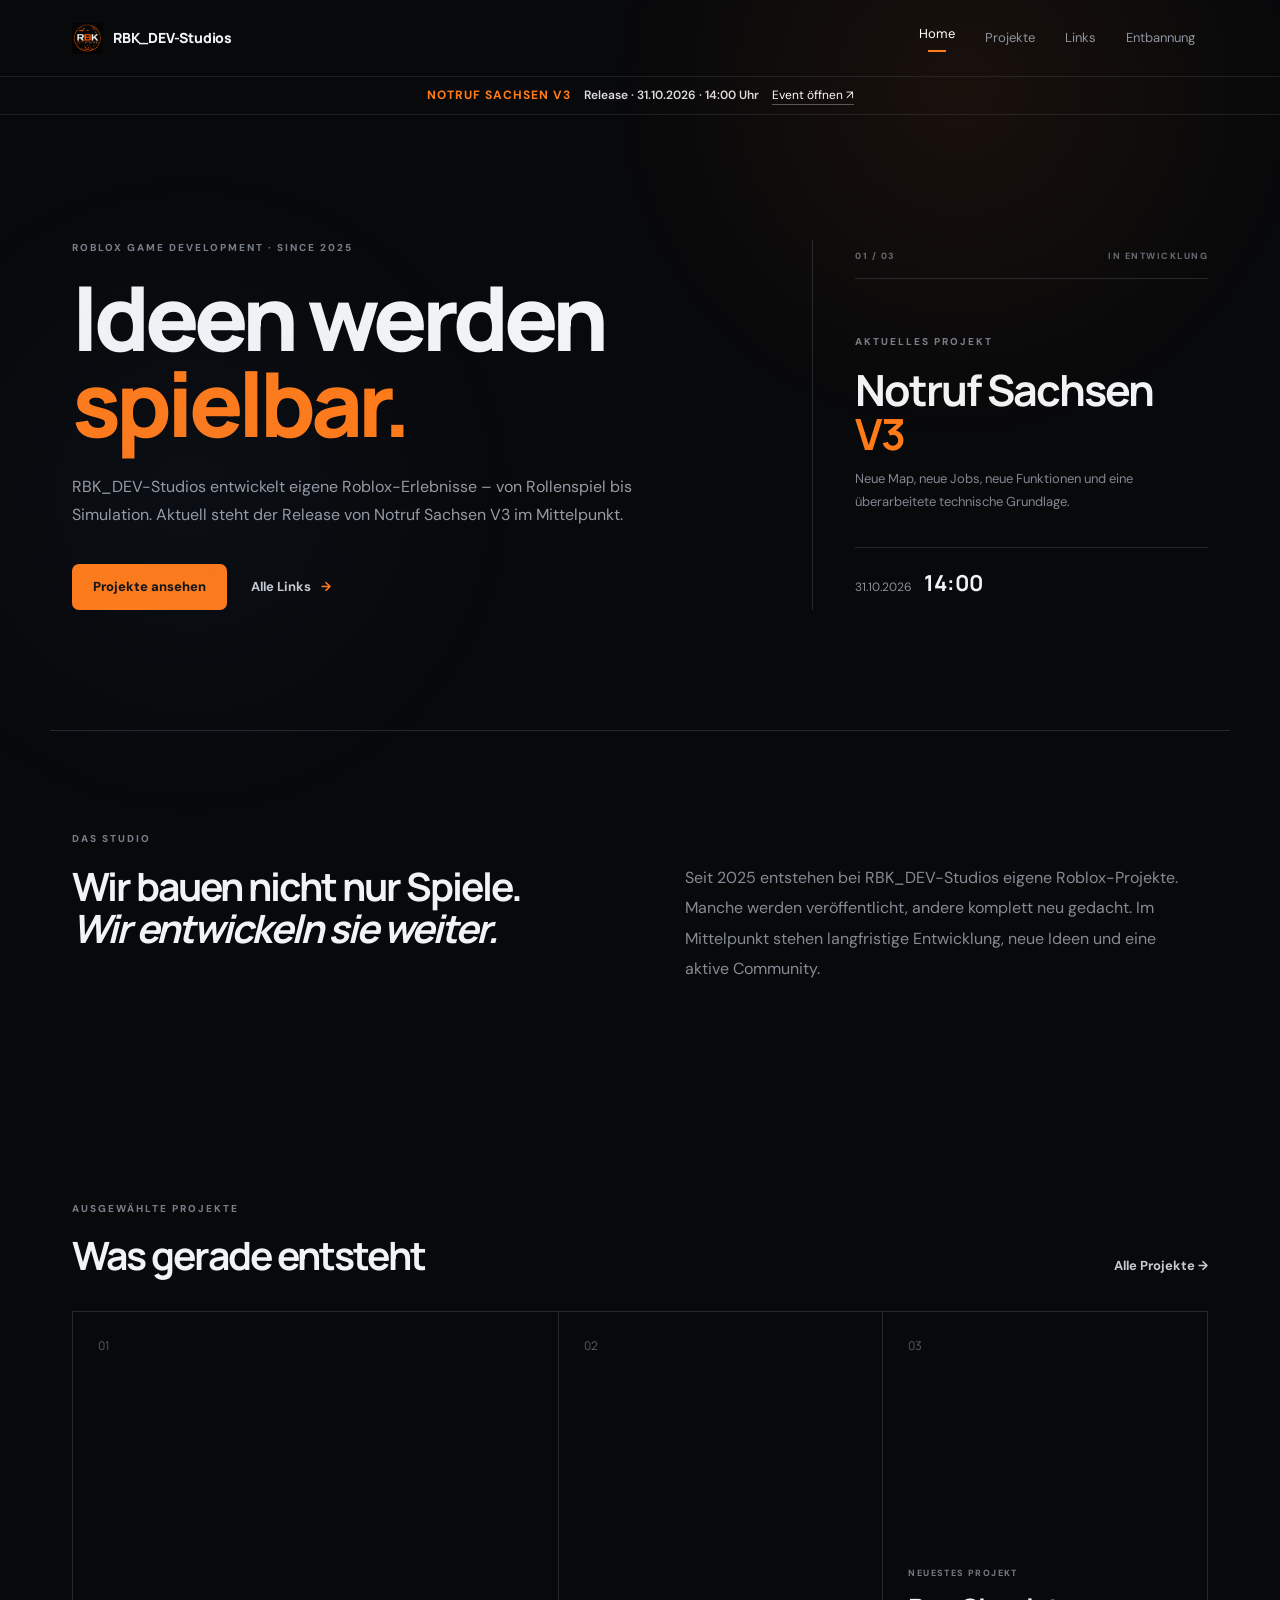
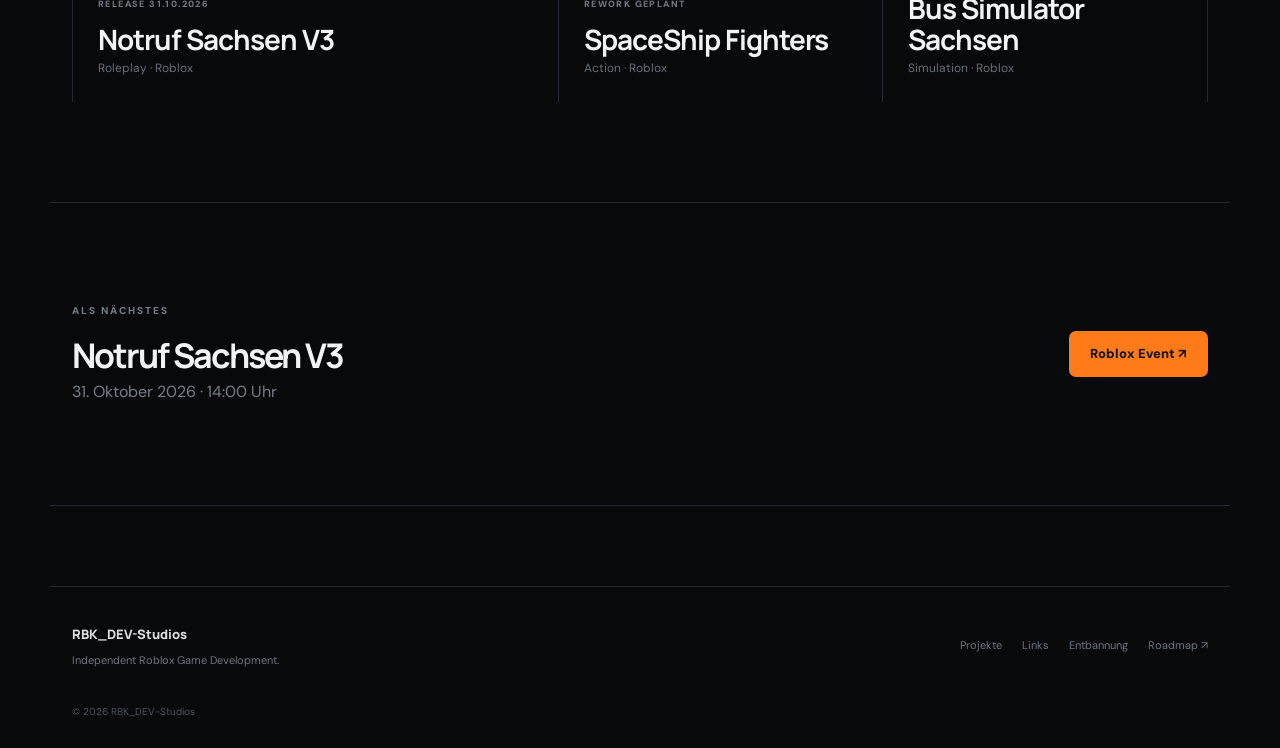
<file: index.html>
<!DOCTYPE html>
<html lang="de">
<head>
<meta charset="UTF-8">
<meta name="viewport" content="width=device-width, initial-scale=1.0">
<meta name="description" content="RBK_DEV-Studios – unabhängige Roblox-Spieleentwicklung.">
<title>RBK_DEV-Studios — Game Development</title>
<link rel="icon" href="images/logo.png">
<link rel="stylesheet" href="style.css">
</head>
<body>
<header class="site-header">
  <a class="brand" href="index.html"><img src="images/logo.png" alt="RBK_DEV-Studios"><span>RBK_DEV-Studios</span></a>
  <button class="nav-toggle" aria-label="Menü öffnen" aria-expanded="false">☰</button>
  <nav class="nav">
    <a class="active" href="index.html">Home</a>
    <a href="spiele.html">Projekte</a>
    <a href="linktree.html">Links</a>
    <a href="entbannung.html">Entbannung</a>
  </nav>
</header>

<div class="notice"><span>NOTRUF SACHSEN V3</span><strong>Release · 31.10.2026 · 14:00 Uhr</strong><a href="https://www.roblox.com/de/events/1523986473966240425" target="_blank" rel="noopener">Event öffnen ↗</a></div>

<main>
<section class="hero hero-home">
  <div class="hero-copy">
    <p class="eyebrow">ROBLOX GAME DEVELOPMENT · SINCE 2025</p>
    <h1>Ideen werden<br><em>spielbar.</em></h1>
    <p class="lead">RBK_DEV-Studios entwickelt eigene Roblox-Erlebnisse – von Rollenspiel bis Simulation. Aktuell steht der Release von Notruf Sachsen V3 im Mittelpunkt.</p>
    <div class="actions"><a class="btn btn-primary" href="spiele.html">Projekte ansehen</a><a class="text-link" href="linktree.html">Alle Links <span>→</span></a></div>
  </div>
  <div class="hero-feature">
    <div class="feature-meta"><span>01 / 03</span><span>IN ENTWICKLUNG</span></div>
    <div class="feature-line"></div>
    <p class="eyebrow">AKTUELLES PROJEKT</p>
    <h2>Notruf Sachsen<br><em>V3</em></h2>
    <p>Neue Map, neue Jobs, neue Funktionen und eine überarbeitete technische Grundlage.</p>
    <div class="release-date"><span>31.10.2026</span><strong>14:00</strong></div>
  </div>
</section>

<section class="section intro-grid">
  <div><p class="eyebrow">DAS STUDIO</p><h2>Wir bauen nicht nur Spiele.<br><em>Wir entwickeln sie weiter.</em></h2></div>
  <p class="section-copy">Seit 2025 entstehen bei RBK_DEV-Studios eigene Roblox-Projekte. Manche werden veröffentlicht, andere komplett neu gedacht. Im Mittelpunkt stehen langfristige Entwicklung, neue Ideen und eine aktive Community.</p>
</section>

<section class="section projects-preview">
  <div class="section-top"><div><p class="eyebrow">AUSGEWÄHLTE PROJEKTE</p><h2>Was gerade entsteht</h2></div><a class="text-link" href="spiele.html">Alle Projekte →</a></div>
  <div class="project-row">
    <a class="project project-main" href="notruf-sachsen.html"><div class="project-number">01</div><div class="project-bottom"><span>RELEASE 31.10.2026</span><h3>Notruf Sachsen V3</h3><p>Roleplay · Roblox</p></div></a>
    <a class="project" href="spaceship-fighters.html"><div class="project-number">02</div><div class="project-bottom"><span>REWORK GEPLANT</span><h3>SpaceShip Fighters</h3><p>Action · Roblox</p></div></a>
    <div class="project"><div class="project-number">03</div><div class="project-bottom"><span>NEUESTES PROJEKT</span><h3>Bus Simulator Sachsen</h3><p>Simulation · Roblox</p></div></div>
  </div>
</section>

<section class="section release-strip">
  <div><p class="eyebrow">ALS NÄCHSTES</p><h2>Notruf Sachsen V3</h2><p>31. Oktober 2026 · 14:00 Uhr</p></div>
  <a class="btn btn-primary" href="https://www.roblox.com/de/events/1523986473966240425" target="_blank" rel="noopener">Roblox Event ↗</a>
</section>
</main>

<footer class="footer"><div><span class="footer-brand">RBK_DEV-Studios</span><p>Independent Roblox Game Development.</p></div><div class="footer-nav"><a href="spiele.html">Projekte</a><a href="linktree.html">Links</a><a href="entbannung.html">Entbannung</a><a href="https://trello.com/b/Y2q3N1MP" target="_blank" rel="noopener">Roadmap ↗</a></div><small>© 2026 RBK_DEV-Studios</small></footer>
<script src="script.js"></script>
</body>
</html>
</file>
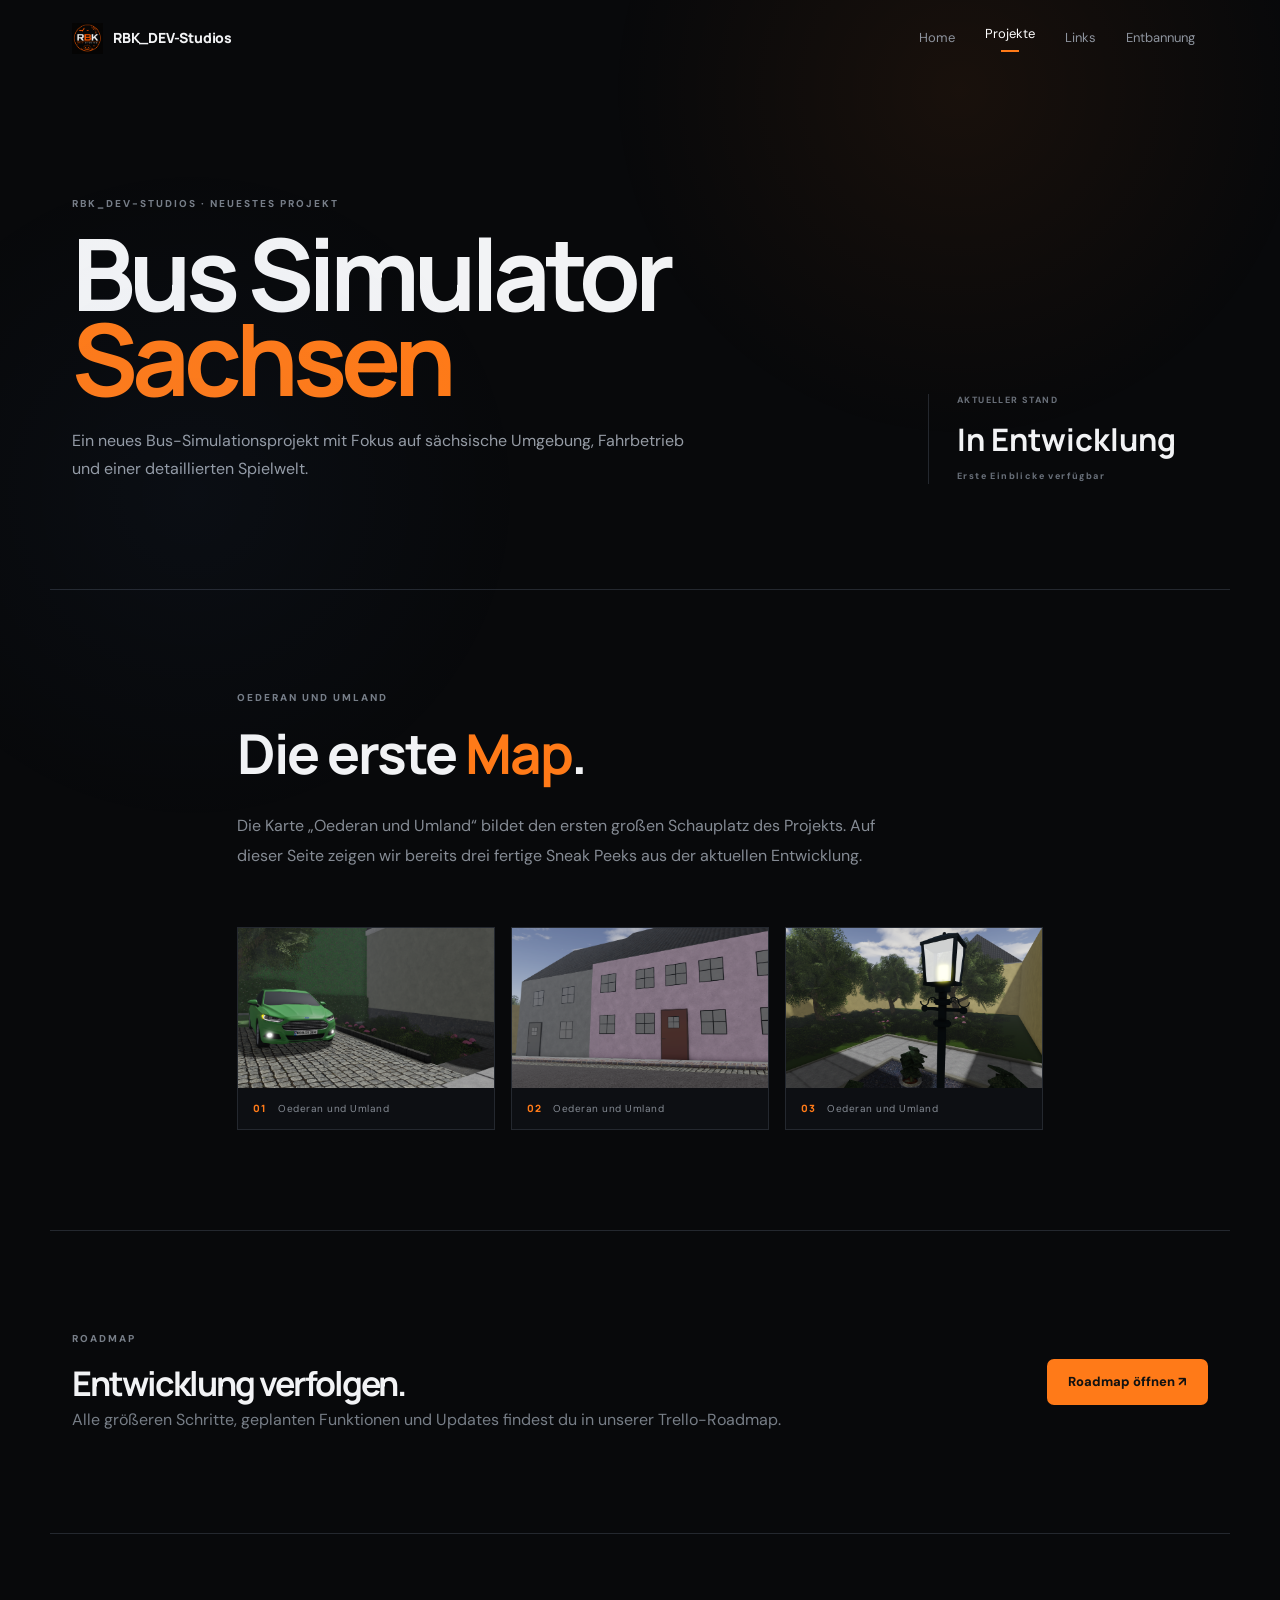
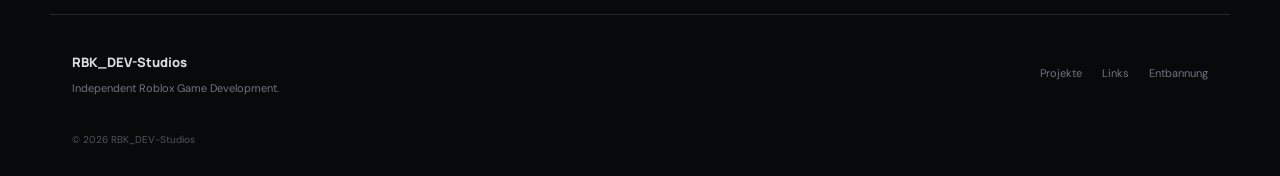
<file: bus-simulator-sachsen.html>
<!DOCTYPE html>
<html lang="de">
<head>
<meta charset="UTF-8">
<meta name="viewport" content="width=device-width, initial-scale=1.0">
<title>Bus Simulator Sachsen — RBK_DEV-Studios</title>
<link rel="icon" href="images/logo.png">
<link rel="stylesheet" href="style.css">
</head>
<body>
<header class="site-header">
<a class="brand" href="index.html"><img src="images/logo.png" alt="RBK_DEV-Studios"><span>RBK_DEV-Studios</span></a>
<button class="nav-toggle" aria-label="Menü öffnen" aria-expanded="false">☰</button>
<nav class="nav"><a href="index.html">Home</a><a class="active" href="spiele.html">Projekte</a><a href="linktree.html">Links</a><a href="entbannung.html">Entbannung</a></nav>
</header>
<main>
<section class="game-hero">
<div><p class="eyebrow">RBK_DEV-STUDIOS · NEUESTES PROJEKT</p><h1>Bus Simulator <em>Sachsen</em></h1><p class="lead">Ein neues Bus-Simulationsprojekt mit Fokus auf sächsische Umgebung, Fahrbetrieb und einer detaillierten Spielwelt.</p></div>
<div class="game-stat"><span>AKTUELLER STAND</span><strong>In Entwicklung</strong><small>Erste Einblicke verfügbar</small></div>
</section>
<section class="section editorial">
<p class="eyebrow">OEDERAN UND UMLAND</p>
<h2>Die erste <em>Map</em>.</h2>
<p>Die Karte „Oederan und Umland“ bildet den ersten großen Schauplatz des Projekts. Auf dieser Seite zeigen wir bereits drei fertige Sneak Peeks aus der aktuellen Entwicklung.</p>
<div class="sneak-grid">
<figure><img src="images/SneakPeek1.png" alt="Sneak Peek 1 — Oederan und Umland" loading="lazy"><figcaption><span>01</span> Oederan und Umland</figcaption></figure>
<figure><img src="images/SneakPeek2.png" alt="Sneak Peek 2 — Oederan und Umland" loading="lazy"><figcaption><span>02</span> Oederan und Umland</figcaption></figure>
<figure><img src="images/SneakPeek3.png" alt="Sneak Peek 3 — Oederan und Umland" loading="lazy"><figcaption><span>03</span> Oederan und Umland</figcaption></figure>
</div>
</section>
<section class="section release-strip">
<div><p class="eyebrow">ROADMAP</p><h2>Entwicklung verfolgen.</h2><p>Alle größeren Schritte, geplanten Funktionen und Updates findest du in unserer Trello-Roadmap.</p></div>
<a class="btn btn-primary" href="https://trello.com/b/VL4vZSLg" target="_blank" rel="noopener noreferrer">Roadmap öffnen ↗</a>
</section>
</main>
<footer class="footer"><div><span class="footer-brand">RBK_DEV-Studios</span><p>Independent Roblox Game Development.</p></div><div class="footer-nav"><a href="spiele.html">Projekte</a><a href="linktree.html">Links</a><a href="entbannung.html">Entbannung</a></div><small>© 2026 RBK_DEV-Studios</small></footer>
<script src="script.js"></script>
</body>
</html>
</file>
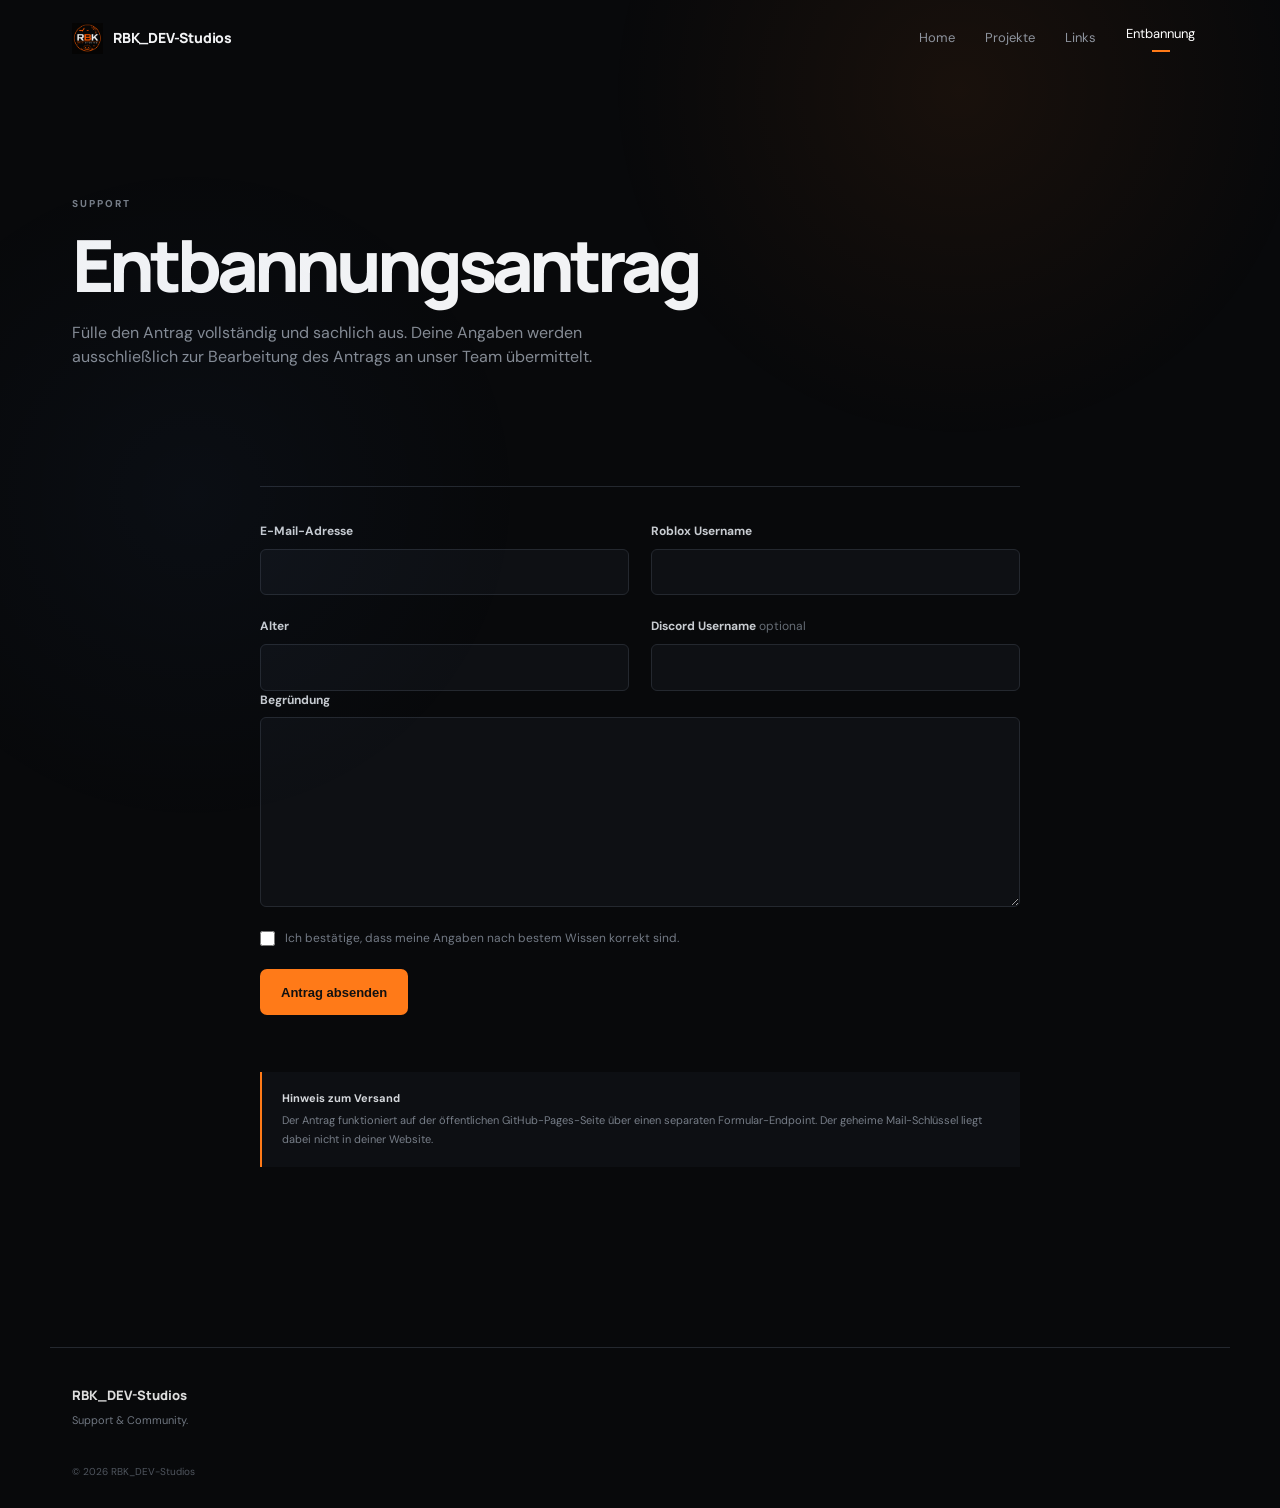
<file: entbannung.html>
<!DOCTYPE html>
<html lang="de">
<head>
<meta charset="UTF-8">
<meta name="viewport" content="width=device-width, initial-scale=1.0">
<title>Entbannungsantrag — RBK_DEV-Studios</title>
<link rel="icon" href="images/logo.png">
<link rel="stylesheet" href="style.css">
</head>
<body>
<header class="site-header"><a class="brand" href="index.html"><img src="images/logo.png" alt="RBK_DEV-Studios"><span>RBK_DEV-Studios</span></a><button class="nav-toggle" aria-label="Menü öffnen" aria-expanded="false">☰</button><nav class="nav"><a href="index.html">Home</a><a href="spiele.html">Projekte</a><a href="linktree.html">Links</a><a class="active" href="entbannung.html">Entbannung</a></nav></header>
<main><section class="page-hero"><p class="eyebrow">SUPPORT</p><h1>Entbannungsantrag</h1><p>Fülle den Antrag vollständig und sachlich aus. Deine Angaben werden ausschließlich zur Bearbeitung des Antrags an unser Team übermittelt.</p></section>
<section class="section form-wrap"><form id="unbanForm" class="unban-form">
<div class="form-grid"><label>E-Mail-Adresse<input type="email" name="email" autocomplete="email" required></label><label>Roblox Username<input type="text" name="username" maxlength="30" required></label><label>Alter<input type="number" name="age" min="13" max="100" required></label><label>Discord Username <span class="optional">optional</span><input type="text" name="discord" maxlength="50"></label></div>
<label>Begründung<textarea name="reason" minlength="20" maxlength="3000" required></textarea></label>
<label class="check"><input type="checkbox" name="confirm" value="yes" required><span>Ich bestätige, dass meine Angaben nach bestem Wissen korrekt sind.</span></label>
<button class="btn btn-primary" type="submit" id="submitBtn">Antrag absenden</button><p class="form-status" id="formStatus" role="status"></p>
</form>
<div class="form-note"><strong>Hinweis zum Versand</strong><p>Der Antrag funktioniert auf der öffentlichen GitHub-Pages-Seite über einen separaten Formular-Endpoint. Der geheime Mail-Schlüssel liegt dabei nicht in deiner Website.</p></div>
</section></main>
<footer class="footer"><div><span class="footer-brand">RBK_DEV-Studios</span><p>Support & Community.</p></div><small>© 2026 RBK_DEV-Studios</small></footer><script src="script.js"></script></body></html>
</file>
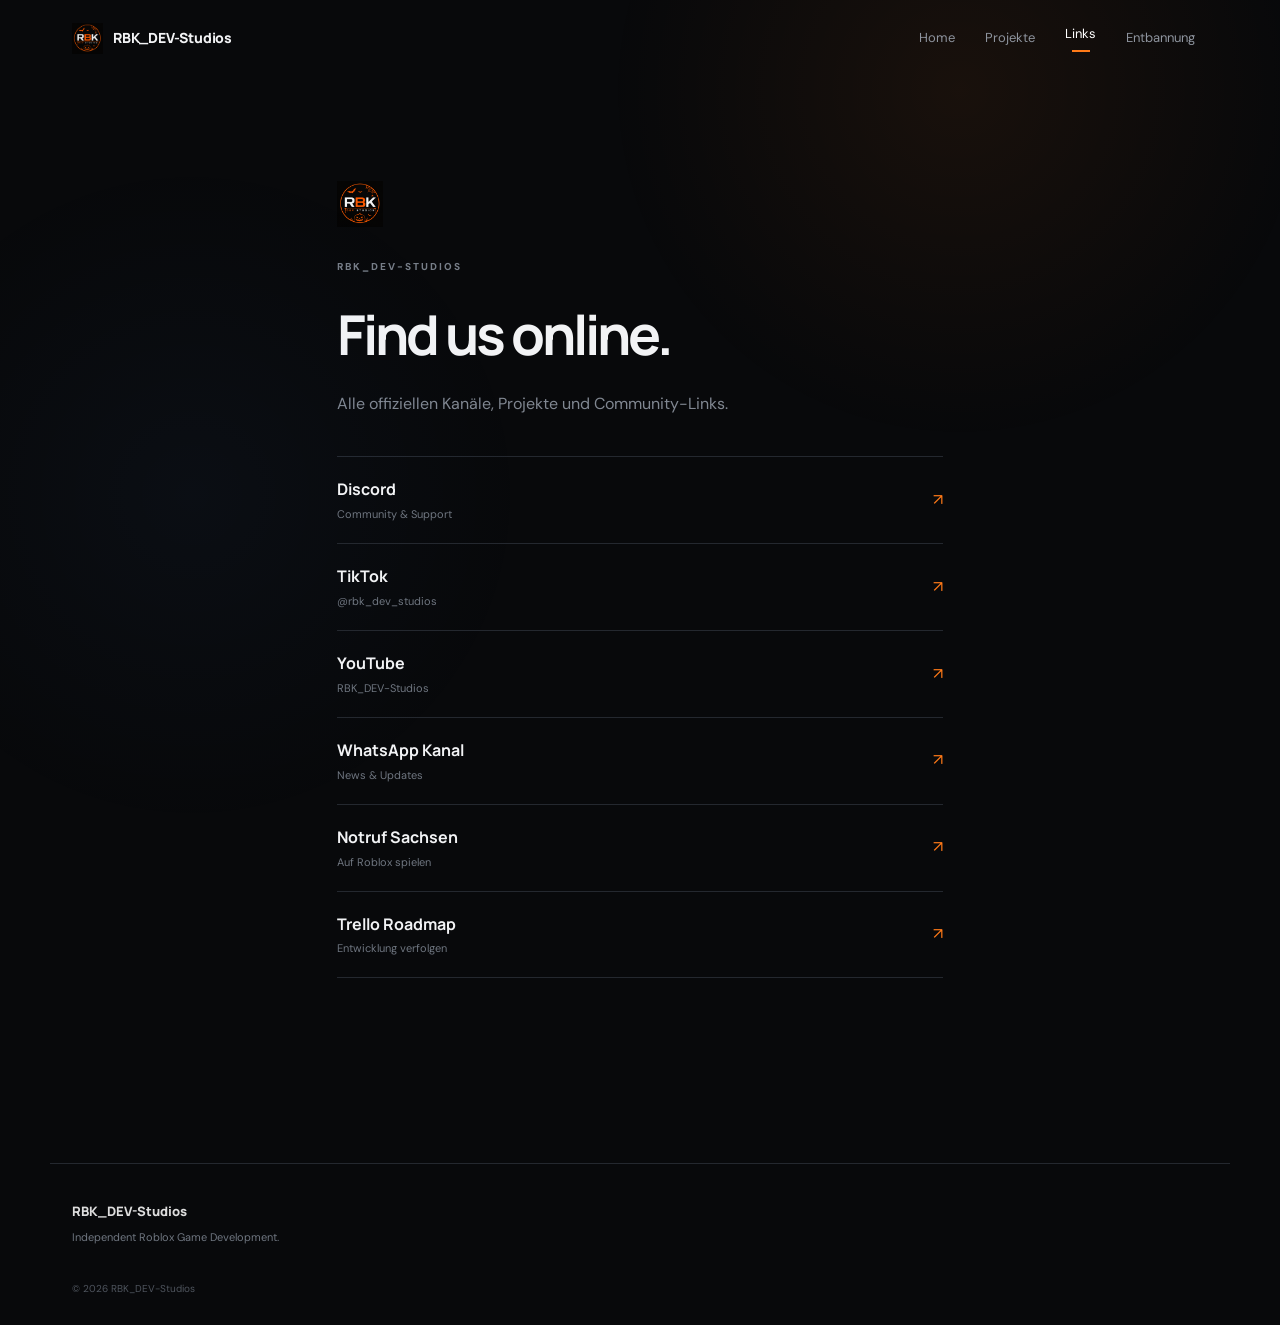
<file: linktree.html>
<!DOCTYPE html><html lang="de"><head><meta charset="UTF-8"><meta name="viewport" content="width=device-width, initial-scale=1.0"><title>Links — RBK_DEV-Studios</title><link rel="icon" href="images/logo.png"><link rel="stylesheet" href="style.css"></head><body>
<header class="site-header"><a class="brand" href="index.html"><img src="images/logo.png" alt="RBK_DEV-Studios"><span>RBK_DEV-Studios</span></a><button class="nav-toggle" aria-label="Menü öffnen" aria-expanded="false">☰</button><nav class="nav"><a href="index.html">Home</a><a href="spiele.html">Projekte</a><a class="active" href="linktree.html">Links</a><a href="entbannung.html">Entbannung</a></nav></header>
<main><section class="link-page"><img class="link-logo" src="images/logo.png" alt="RBK_DEV-Studios"><p class="eyebrow">RBK_DEV-STUDIOS</p><h1>Find us online.</h1><p>Alle offiziellen Kanäle, Projekte und Community-Links.</p><div class="link-list"><a href="https://discord.gg/4ky33e3BV" target="_blank" rel="noopener"><span>Discord</span><small>Community & Support</small><b>↗</b></a><a href="https://www.tiktok.com/@rbk_dev_studios?is_from_webapp=1&sender_device=pc" target="_blank" rel="noopener"><span>TikTok</span><small>@rbk_dev_studios</small><b>↗</b></a><a href="https://youtube.com/@rbk_dev_studios?si=hHhZSVeIc0XlkLQN" target="_blank" rel="noopener"><span>YouTube</span><small>RBK_DEV-Studios</small><b>↗</b></a><a href="https://whatsapp.com/channel/0029VbBk5uKEwEjqSOQ8V33u" target="_blank" rel="noopener"><span>WhatsApp Kanal</span><small>News & Updates</small><b>↗</b></a><a href="https://www.roblox.com/de/games/138820971872162/Notruf-Sachsen" target="_blank" rel="noopener"><span>Notruf Sachsen</span><small>Auf Roblox spielen</small><b>↗</b></a><a href="https://trello.com/b/Y2q3N1MP" target="_blank" rel="noopener"><span>Trello Roadmap</span><small>Entwicklung verfolgen</small><b>↗</b></a></div></section></main><footer class="footer"><div><span class="footer-brand">RBK_DEV-Studios</span><p>Independent Roblox Game Development.</p></div><small>© 2026 RBK_DEV-Studios</small></footer><script src="script.js"></script></body></html>
</file>
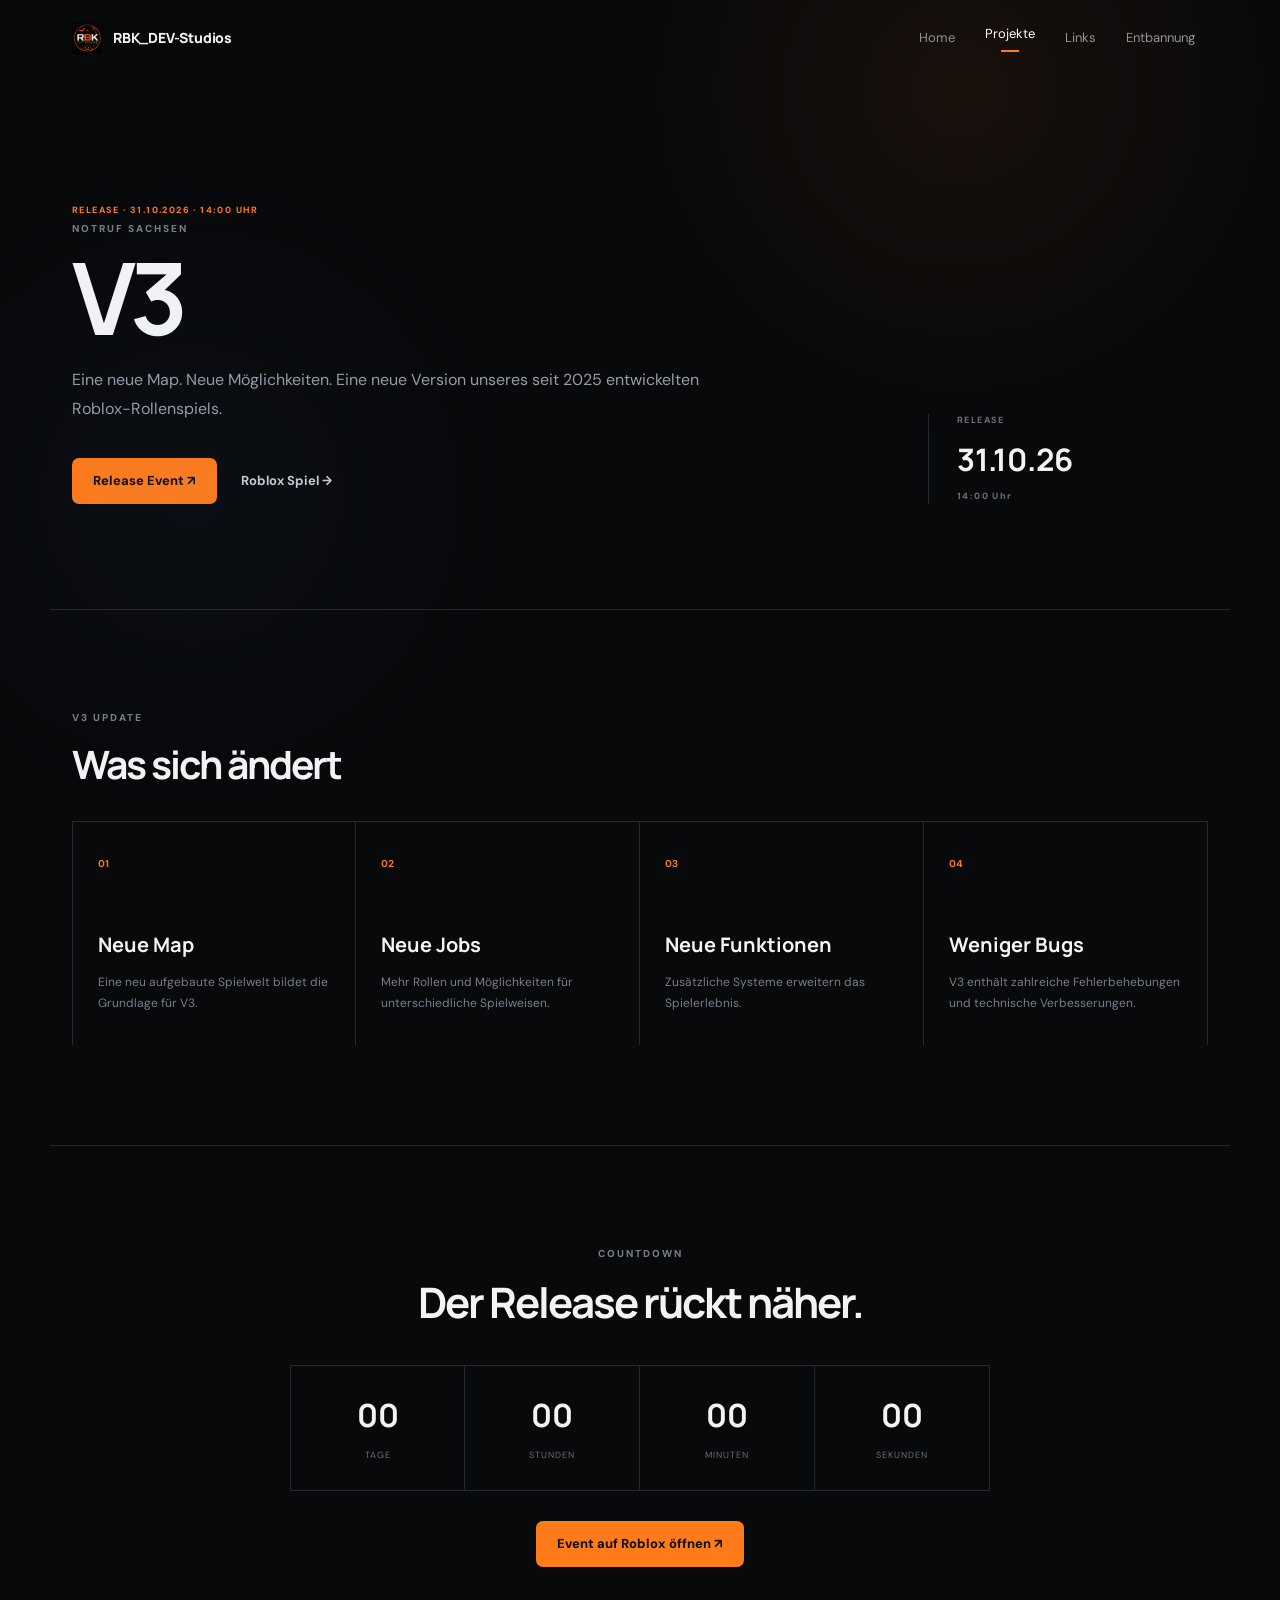
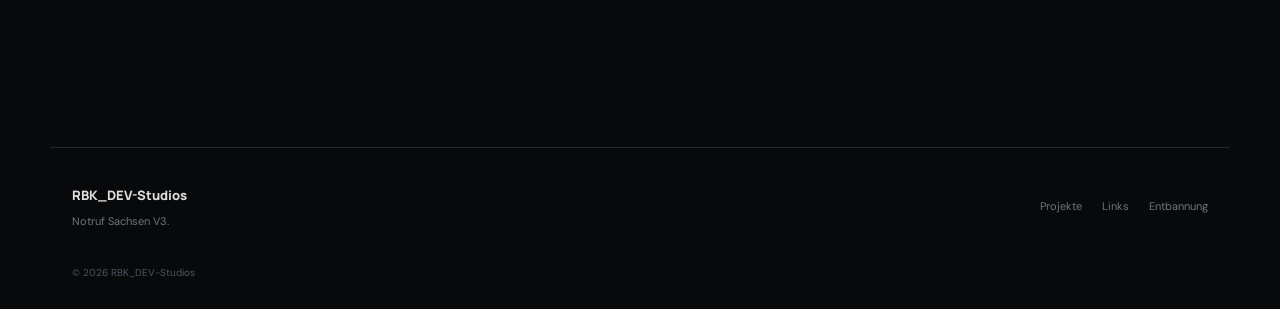
<file: notruf-sachsen.html>
<!DOCTYPE html><html lang="de"><head><meta charset="UTF-8"><meta name="viewport" content="width=device-width, initial-scale=1.0"><title>Notruf Sachsen V3 — RBK_DEV-Studios</title><link rel="icon" href="images/logo.png"><link rel="stylesheet" href="style.css"></head><body>
<header class="site-header"><a class="brand" href="index.html"><img src="images/logo.png" alt="RBK_DEV-Studios"><span>RBK_DEV-Studios</span></a><button class="nav-toggle" aria-label="Menü öffnen" aria-expanded="false">☰</button><nav class="nav"><a href="index.html">Home</a><a class="active" href="spiele.html">Projekte</a><a href="linktree.html">Links</a><a href="entbannung.html">Entbannung</a></nav></header>
<main><section class="game-hero"><div><span class="tag orange">RELEASE · 31.10.2026 · 14:00 UHR</span><p class="eyebrow">NOTRUF SACHSEN</p><h1>V3</h1><p class="lead">Eine neue Map. Neue Möglichkeiten. Eine neue Version unseres seit 2025 entwickelten Roblox-Rollenspiels.</p><div class="actions"><a class="btn btn-primary" href="https://www.roblox.com/de/events/1523986473966240425" target="_blank" rel="noopener">Release Event ↗</a><a class="text-link" href="https://www.roblox.com/de/games/138820971872162/Notruf-Sachsen" target="_blank" rel="noopener">Roblox Spiel →</a></div></div><div class="game-stat"><span>RELEASE</span><strong>31.10.26</strong><small>14:00 Uhr</small></div></section>
<section class="section feature-section"><div class="section-top"><div><p class="eyebrow">V3 UPDATE</p><h2>Was sich ändert</h2></div></div><div class="feature-list"><div><b>01</b><h3>Neue Map</h3><p>Eine neu aufgebaute Spielwelt bildet die Grundlage für V3.</p></div><div><b>02</b><h3>Neue Jobs</h3><p>Mehr Rollen und Möglichkeiten für unterschiedliche Spielweisen.</p></div><div><b>03</b><h3>Neue Funktionen</h3><p>Zusätzliche Systeme erweitern das Spielerlebnis.</p></div><div><b>04</b><h3>Weniger Bugs</h3><p>V3 enthält zahlreiche Fehlerbehebungen und technische Verbesserungen.</p></div></div></section>
<section class="section release-panel"><p class="eyebrow">COUNTDOWN</p><h2>Der Release rückt näher.</h2><div class="countdown"><div><strong id="days">00</strong><span>Tage</span></div><div><strong id="hours">00</strong><span>Stunden</span></div><div><strong id="minutes">00</strong><span>Minuten</span></div><div><strong id="seconds">00</strong><span>Sekunden</span></div></div><a class="btn btn-primary" href="https://www.roblox.com/de/events/1523986473966240425" target="_blank" rel="noopener">Event auf Roblox öffnen ↗</a></section></main>
<footer class="footer"><div><span class="footer-brand">RBK_DEV-Studios</span><p>Notruf Sachsen V3.</p></div><div class="footer-nav"><a href="spiele.html">Projekte</a><a href="linktree.html">Links</a><a href="entbannung.html">Entbannung</a></div><small>© 2026 RBK_DEV-Studios</small></footer><script src="script.js"></script></body></html>
</file>
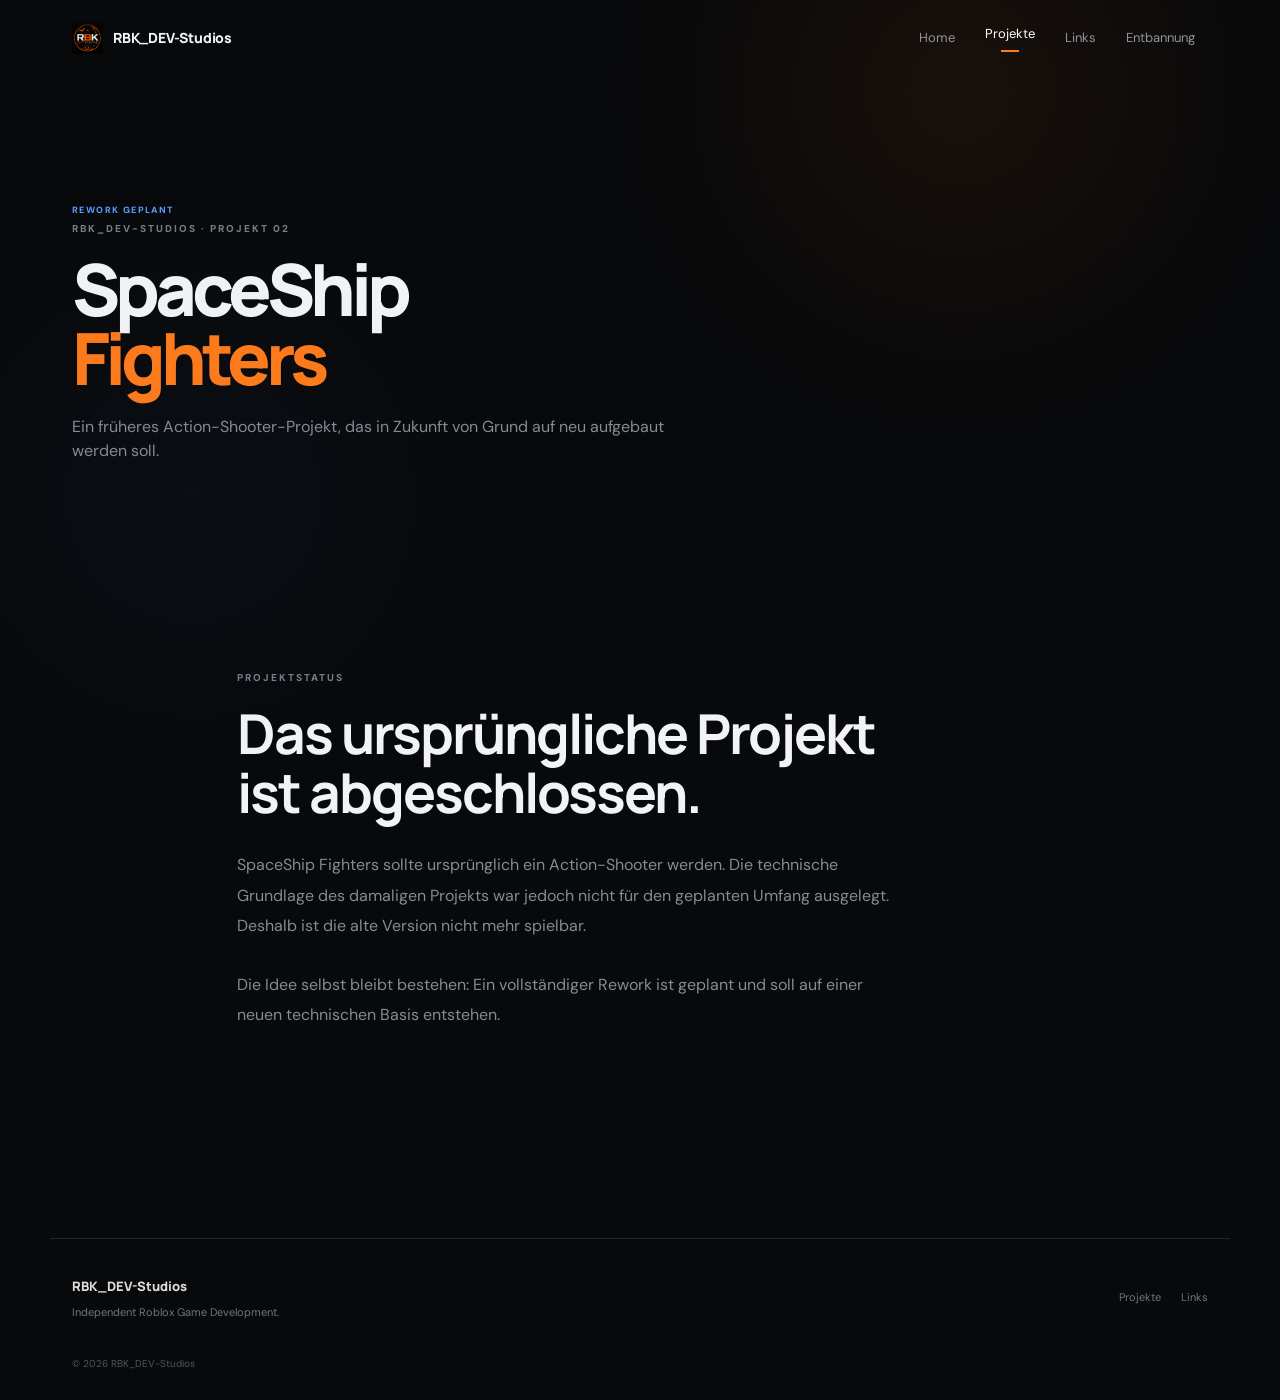
<file: spaceship-fighters.html>
<!DOCTYPE html><html lang="de"><head><meta charset="UTF-8"><meta name="viewport" content="width=device-width, initial-scale=1.0"><title>SpaceShip Fighters — RBK_DEV-Studios</title><link rel="icon" href="images/logo.png"><link rel="stylesheet" href="style.css"></head><body>
<header class="site-header"><a class="brand" href="index.html"><img src="images/logo.png" alt="RBK_DEV-Studios"><span>RBK_DEV-Studios</span></a><button class="nav-toggle" aria-label="Menü öffnen" aria-expanded="false">☰</button><nav class="nav"><a href="index.html">Home</a><a class="active" href="spiele.html">Projekte</a><a href="linktree.html">Links</a><a href="entbannung.html">Entbannung</a></nav></header>
<main><section class="page-hero"><span class="tag blue">REWORK GEPLANT</span><p class="eyebrow">RBK_DEV-STUDIOS · PROJEKT 02</p><h1>SpaceShip<br><em>Fighters</em></h1><p>Ein früheres Action-Shooter-Projekt, das in Zukunft von Grund auf neu aufgebaut werden soll.</p></section><section class="section editorial"><p class="eyebrow">PROJEKTSTATUS</p><h2>Das ursprüngliche Projekt<br>ist abgeschlossen.</h2><p>SpaceShip Fighters sollte ursprünglich ein Action-Shooter werden. Die technische Grundlage des damaligen Projekts war jedoch nicht für den geplanten Umfang ausgelegt. Deshalb ist die alte Version nicht mehr spielbar.</p><p>Die Idee selbst bleibt bestehen: Ein vollständiger Rework ist geplant und soll auf einer neuen technischen Basis entstehen.</p></section></main><footer class="footer"><div><span class="footer-brand">RBK_DEV-Studios</span><p>Independent Roblox Game Development.</p></div><div class="footer-nav"><a href="spiele.html">Projekte</a><a href="linktree.html">Links</a></div><small>© 2026 RBK_DEV-Studios</small></footer><script src="script.js"></script></body></html>
</file>
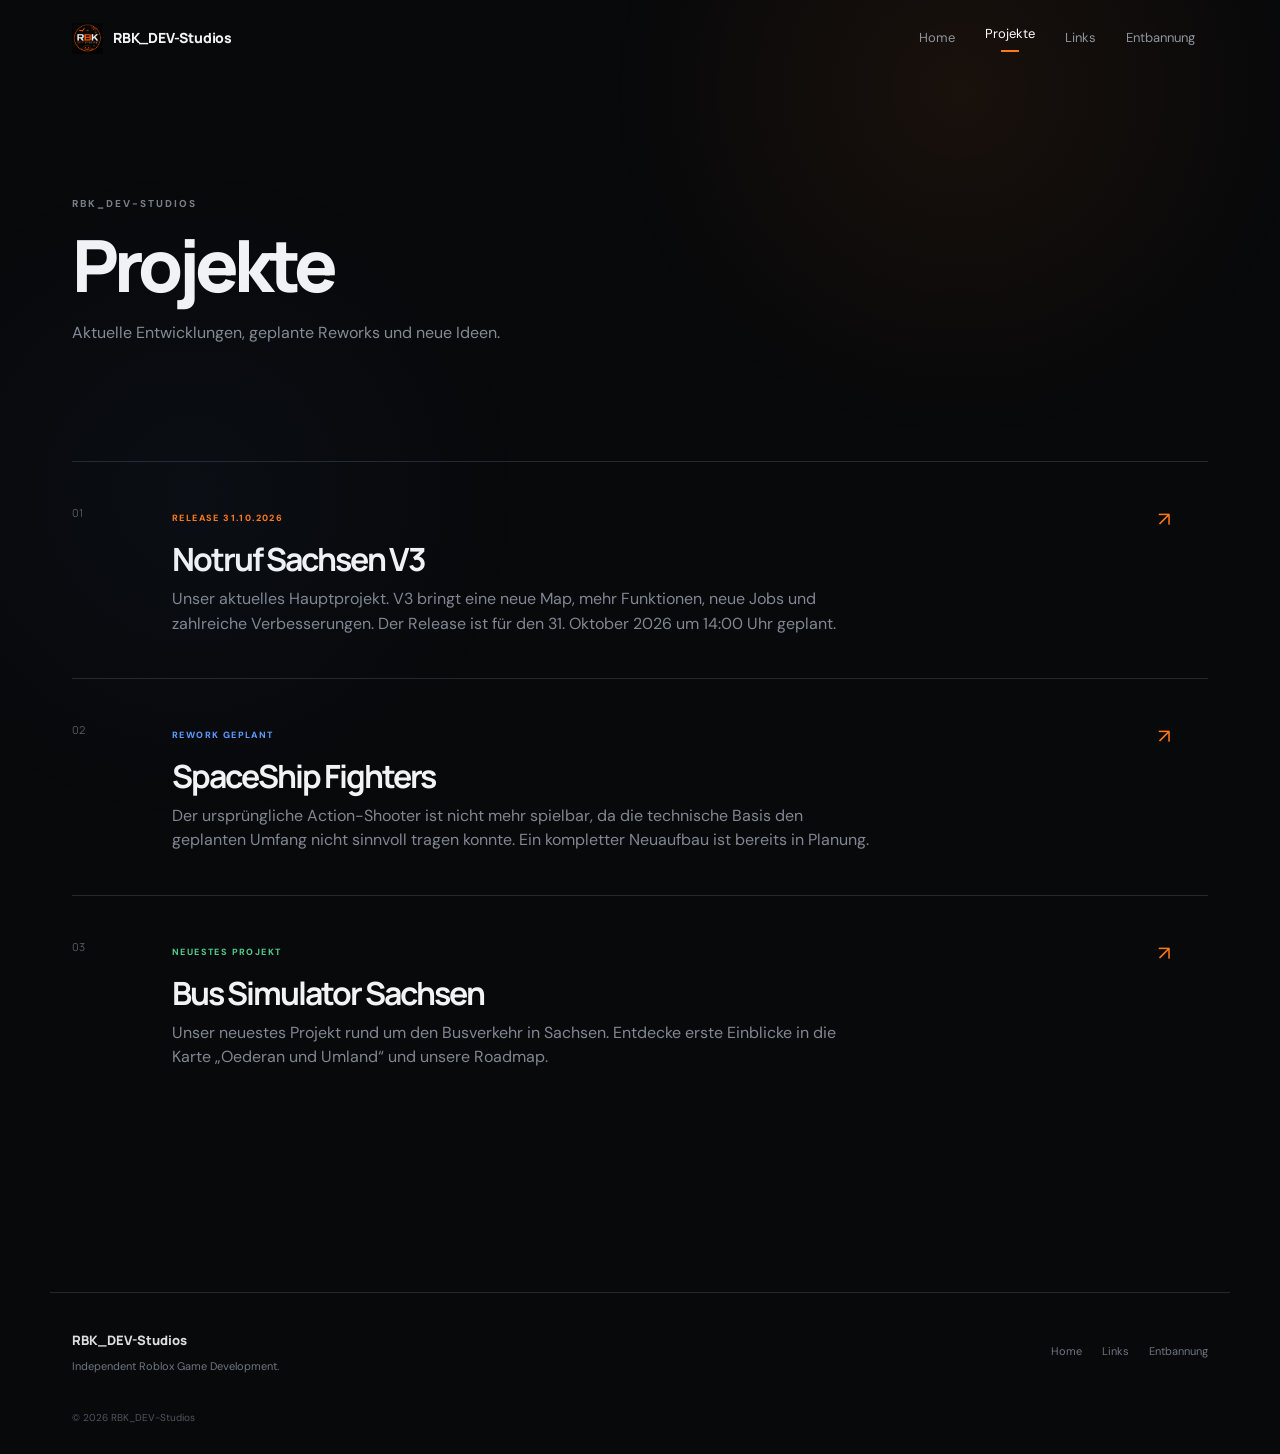
<file: spiele.html>
<!DOCTYPE html><html lang="de"><head><meta charset="UTF-8"><meta name="viewport" content="width=device-width, initial-scale=1.0"><title>Projekte — RBK_DEV-Studios</title><link rel="icon" href="images/logo.png"><link rel="stylesheet" href="style.css"></head><body>
<header class="site-header"><a class="brand" href="index.html"><img src="images/logo.png" alt="RBK_DEV-Studios"><span>RBK_DEV-Studios</span></a><button class="nav-toggle" aria-label="Menü öffnen" aria-expanded="false">☰</button><nav class="nav"><a href="index.html">Home</a><a class="active" href="spiele.html">Projekte</a><a href="linktree.html">Links</a><a href="entbannung.html">Entbannung</a></nav></header>
<main><section class="page-hero"><p class="eyebrow">RBK_DEV-STUDIOS</p><h1>Projekte</h1><p>Aktuelle Entwicklungen, geplante Reworks und neue Ideen.</p></section>
<section class="section project-detail-list">
<a class="detail-project" href="notruf-sachsen.html"><div class="detail-index">01</div><div><span class="tag orange">RELEASE 31.10.2026</span><h2>Notruf Sachsen V3</h2><p>Unser aktuelles Hauptprojekt. V3 bringt eine neue Map, mehr Funktionen, neue Jobs und zahlreiche Verbesserungen. Der Release ist für den 31. Oktober 2026 um 14:00 Uhr geplant.</p></div><span class="arrow">↗</span></a>
<a class="detail-project" href="spaceship-fighters.html"><div class="detail-index">02</div><div><span class="tag blue">REWORK GEPLANT</span><h2>SpaceShip Fighters</h2><p>Der ursprüngliche Action-Shooter ist nicht mehr spielbar, da die technische Basis den geplanten Umfang nicht sinnvoll tragen konnte. Ein kompletter Neuaufbau ist bereits in Planung.</p></div><span class="arrow">↗</span></a>
<a class="detail-project" href="bus-simulator-sachsen.html"><div class="detail-index">03</div><div><span class="tag green">NEUESTES PROJEKT</span><h2>Bus Simulator Sachsen</h2><p>Unser neuestes Projekt rund um den Busverkehr in Sachsen. Entdecke erste Einblicke in die Karte „Oederan und Umland“ und unsere Roadmap.</p></div><span class="arrow">↗</span></a>
</section></main>
<footer class="footer"><div><span class="footer-brand">RBK_DEV-Studios</span><p>Independent Roblox Game Development.</p></div><div class="footer-nav"><a href="index.html">Home</a><a href="linktree.html">Links</a><a href="entbannung.html">Entbannung</a></div><small>© 2026 RBK_DEV-Studios</small></footer><script src="script.js"></script></body></html>
</file>
<file: style.css>
@import url('https://fonts.googleapis.com/css2?family=DM+Sans:wght@400;500;600;700&family=Manrope:wght@500;600;700;800&display=swap');
:root{--bg:#08090b;--surface:#101216;--surface2:#14171c;--line:#24282f;--text:#f2f3f5;--muted:#8d939d;--accent:#ff7a18;--blue:#5c9cff;--green:#53c88b;--max:1180px}*{box-sizing:border-box}html{scroll-behavior:smooth}body{margin:0;background:var(--bg);color:var(--text);font-family:'DM Sans',sans-serif;line-height:1.55}body:before{content:"";position:fixed;inset:0;pointer-events:none;background:radial-gradient(circle at 75% 10%,rgba(255,122,24,.07),transparent 28%),radial-gradient(circle at 15% 55%,rgba(92,156,255,.04),transparent 28%)}a{color:inherit;text-decoration:none}.site-header{height:76px;max-width:var(--max);margin:auto;padding:0 22px;display:flex;align-items:center;justify-content:space-between;position:relative;z-index:5}.brand{display:flex;align-items:center;gap:10px;font-family:Manrope,sans-serif;font-size:14px;font-weight:800;letter-spacing:-.2px}.brand img{width:31px;height:31px;object-fit:contain}.nav{display:flex;align-items:center;gap:4px}.nav a{font-size:13px;color:#8e949e;padding:10px 13px;transition:.2s}.nav a:hover,.nav a.active{color:#fff}.nav a.active:after{content:"";display:block;width:18px;height:2px;background:var(--accent);margin:5px auto 0}.nav-toggle{display:none;border:0;background:none;color:#fff;font-size:22px}.notice{min-height:39px;border-top:1px solid #1b1e23;border-bottom:1px solid #1b1e23;display:flex;justify-content:center;align-items:center;gap:13px;padding:8px 18px;font-size:12px;color:#9b9fa7}.notice span{color:var(--accent);font-weight:800;letter-spacing:1px}.notice strong{font-weight:600;color:#ddd}.notice a{color:#fff;border-bottom:1px solid #555}.hero{max-width:var(--max);margin:auto;padding:125px 22px 120px;display:grid;grid-template-columns:1.25fr .75fr;gap:80px;align-items:center}.eyebrow{font-size:10px;letter-spacing:2px;color:#777e88;font-weight:800;margin:0 0 18px}.hero h1,.page-hero h1{font-family:Manrope,sans-serif;font-size:clamp(54px,7vw,90px);line-height:.96;letter-spacing:-5px;margin:0;font-weight:800}.hero h1 em,.page-hero h1 em,.game-hero h1 em,.editorial h2 em{font-style:normal;color:var(--accent)}.lead{max-width:600px;color:#969ca5;font-size:16px;line-height:1.8;margin:27px 0 0}.actions{display:flex;align-items:center;gap:24px;margin-top:34px}.btn{display:inline-flex;align-items:center;justify-content:center;min-height:46px;padding:0 20px;border-radius:7px;font-size:13px;font-weight:800;border:1px solid transparent;transition:.2s;cursor:pointer}.btn-primary{background:var(--accent);color:#111}.btn-primary:hover{background:#ff9143;transform:translateY(-1px)}.text-link{font-size:13px;font-weight:700;color:#c7cbd1}.text-link span{color:var(--accent);margin-left:7px}.hero-feature{border-left:1px solid var(--line);padding:10px 0 10px 42px}.feature-meta{display:flex;justify-content:space-between;color:#626973;font-size:9px;letter-spacing:1.5px;font-weight:800}.feature-line{height:1px;background:var(--line);margin:14px 0 55px}.hero-feature h2{font-family:Manrope,sans-serif;font-size:43px;line-height:1.02;letter-spacing:-2px;margin:0}.hero-feature h2 em{font-style:normal;color:var(--accent)}.hero-feature>p:not(.eyebrow){color:#818792;font-size:13px;line-height:1.7;max-width:360px}.release-date{display:flex;align-items:baseline;gap:12px;border-top:1px solid var(--line);margin-top:34px;padding-top:18px}.release-date span{font-size:12px;color:#8a9099}.release-date strong{font-family:Manrope;font-size:22px}.section{max-width:var(--max);margin:auto;padding:100px 22px}.intro-grid{border-top:1px solid var(--line);display:grid;grid-template-columns:1fr 1fr;gap:90px}.section h2{font-family:Manrope;font-size:39px;line-height:1.08;letter-spacing:-2px;margin:0}.section-copy{color:#858b94;max-width:500px;margin-top:32px;line-height:1.9}.section-top{display:flex;justify-content:space-between;align-items:end;margin-bottom:35px}.project-row{display:grid;grid-template-columns:1.5fr 1fr 1fr;border-top:1px solid var(--line)}.project{min-height:390px;padding:25px;border-right:1px solid var(--line);display:flex;flex-direction:column;position:relative;transition:.25s}.project:first-child{border-left:1px solid var(--line)}.project:hover{background:#0e1014}.project-number{font-family:Manrope;font-size:12px;color:#555b64}.project-bottom{margin-top:auto}.project-bottom span,.tag{font-size:9px;font-weight:800;letter-spacing:1.4px;color:#737983}.project-bottom h3{font-family:Manrope;font-size:28px;line-height:1.1;letter-spacing:-1px;margin:9px 0 4px}.project-bottom p{margin:0;color:#676e78;font-size:12px}.release-strip{border-top:1px solid var(--line);border-bottom:1px solid var(--line);display:flex;align-items:center;justify-content:space-between;gap:30px}.release-strip h2{font-size:34px}.release-strip p:last-child{color:#777e87;margin:7px 0 0}.footer{max-width:var(--max);margin:80px auto 0;padding:35px 22px 28px;border-top:1px solid var(--line);display:grid;grid-template-columns:1fr auto;gap:35px;color:#6f7680}.footer-brand{font-family:Manrope;font-weight:800;color:#ddd;font-size:13px}.footer p{margin:5px 0 0;font-size:11px}.footer-nav{display:flex;gap:20px;align-items:center;font-size:11px}.footer-nav a:hover{color:#fff}.footer small{grid-column:1/-1;font-size:10px;color:#4f555e}.page-hero{max-width:var(--max);margin:auto;padding:120px 22px 90px}.page-hero h1{font-size:72px}.page-hero>p:last-child{color:#858b94;max-width:610px;margin-top:22px}.project-detail-list{padding-top:10px}.detail-project{display:grid;grid-template-columns:70px 1fr 50px;gap:30px;padding:42px 0;border-top:1px solid var(--line);transition:.2s}.detail-project:hover{padding-left:8px}.detail-index{font-family:Manrope;font-size:11px;color:#555b64}.detail-project h2{font-size:32px;margin:13px 0 10px}.detail-project p{color:#818792;max-width:700px;margin:0}.arrow{color:var(--accent);font-size:20px}.orange{color:var(--accent)}.blue{color:var(--blue)}.green{color:var(--green)}.game-hero{max-width:var(--max);margin:auto;padding:120px 22px 105px;display:grid;grid-template-columns:1fr 280px;gap:100px;align-items:end;border-bottom:1px solid var(--line)}.game-hero h1{font-family:Manrope;font-size:100px;line-height:.85;letter-spacing:-6px;margin:18px 0 0}.game-hero .lead{max-width:630px}.game-stat{border-left:1px solid var(--line);padding-left:28px}.game-stat span,.game-stat small{display:block;color:#686f79;font-size:9px;letter-spacing:1.4px;font-weight:800}.game-stat strong{display:block;font-family:Manrope;font-size:31px;margin:7px 0}.feature-list{display:grid;grid-template-columns:repeat(4,1fr);border-top:1px solid var(--line)}.feature-list>div{padding:28px 25px 20px;border-right:1px solid var(--line)}.feature-list>div:first-child{border-left:1px solid var(--line)}.feature-list b{font-size:10px;color:var(--accent)}.feature-list h3{font-family:Manrope;font-size:20px;margin:55px 0 8px}.feature-list p{font-size:12px;color:#777e88;line-height:1.7}.release-panel{border-top:1px solid var(--line);text-align:center}.release-panel h2{font-size:42px}.countdown{display:grid;grid-template-columns:repeat(4,1fr);max-width:700px;margin:40px auto 30px;border-top:1px solid var(--line);border-bottom:1px solid var(--line)}.countdown>div{padding:25px 10px;border-right:1px solid var(--line)}.countdown>div:first-child{border-left:1px solid var(--line)}.countdown strong{font-family:Manrope;font-size:32px;display:block}.countdown span{font-size:9px;letter-spacing:1px;color:#666d76;text-transform:uppercase}.editorial{max-width:850px;margin-left:auto;margin-right:auto}.editorial h2{font-size:55px}.editorial>p:not(.eyebrow){max-width:670px;color:#858b94;line-height:1.9;margin:28px 0}.link-page{max-width:650px;margin:auto;padding:105px 22px}.link-logo{width:46px;height:46px;object-fit:contain;margin-bottom:24px}.link-page h1{font-family:Manrope;font-size:55px;letter-spacing:-3px;margin:0}.link-page>p:not(.eyebrow){color:#808791;margin:14px 0 40px}.link-list{border-top:1px solid var(--line)}.link-list a{display:grid;grid-template-columns:1fr auto;gap:4px;padding:20px 0;border-bottom:1px solid var(--line);position:relative}.link-list a:hover span{color:#fff}.link-list span{font-family:Manrope;font-size:16px;font-weight:700}.link-list small{color:#6f7680;font-size:11px;grid-column:1}.link-list b{grid-row:1/3;grid-column:2;align-self:center;color:var(--accent);font-weight:400}.form-wrap{padding-top:10px}.unban-form{max-width:760px;margin:auto;border-top:1px solid var(--line);padding-top:35px}.form-grid{display:grid;grid-template-columns:1fr 1fr;gap:22px}.unban-form label{display:block;color:#c8ccd1;font-size:12px;font-weight:700}.optional{color:#666d76;font-weight:400}.unban-form input,.unban-form textarea{display:block;width:100%;margin-top:8px;background:#0e1014;border:1px solid var(--line);color:#fff;border-radius:6px;padding:13px;font:inherit;font-weight:400;outline:none;transition:.2s}.unban-form input:focus,.unban-form textarea:focus{border-color:#555c66}.unban-form textarea{min-height:190px;resize:vertical;margin-top:8px}.unban-form>label:nth-of-type(2){margin-top:22px}.check{display:flex!important;gap:10px;align-items:flex-start;margin:22px 0}.check input{width:15px;height:15px;margin:2px 0 0!important;accent-color:var(--accent)}.check span{color:#727984;font-weight:400;line-height:1.5}.form-status{min-height:20px;margin:15px 0 0;font-size:12px}.form-status.success{color:var(--green)}.form-status.error{color:#ff7b6e}
@media(max-width:800px){.nav-toggle{display:block}.nav{display:none;position:absolute;top:65px;left:15px;right:15px;background:#0d0f13;border:1px solid var(--line);padding:8px;flex-direction:column}.nav.open{display:flex}.nav a{width:100%}.hero{grid-template-columns:1fr;padding-top:80px}.hero-feature{border-left:0;border-top:1px solid var(--line);padding:30px 0}.intro-grid{grid-template-columns:1fr;gap:20px}.project-row{grid-template-columns:1fr}.project{min-height:280px;border:0!important;border-bottom:1px solid var(--line)!important}.feature-list{grid-template-columns:1fr 1fr}.game-hero{grid-template-columns:1fr;gap:40px}.game-hero h1{font-size:75px}.page-hero h1{font-size:60px}.footer{grid-template-columns:1fr}.footer-nav{flex-wrap:wrap}.footer small{grid-column:auto}.form-grid{grid-template-columns:1fr}.release-strip{align-items:flex-start;flex-direction:column}.countdown strong{font-size:25px}}
@media(max-width:500px){.notice{justify-content:flex-start;flex-wrap:wrap}.hero h1{font-size:56px;letter-spacing:-3px}.section{padding:75px 22px}.section h2{font-size:32px}.feature-list{grid-template-columns:1fr}.page-hero{padding-top:80px}.page-hero h1{font-size:50px}.game-hero{padding-top:80px}.game-hero h1{font-size:65px}.countdown strong{font-size:21px}.countdown span{font-size:8px}.link-page h1{font-size:45px}.detail-project{grid-template-columns:40px 1fr 25px;gap:12px}.detail-project h2{font-size:25px}}

.sneak-grid{display:grid;grid-template-columns:repeat(3,1fr);gap:16px;margin-top:55px}.sneak-grid figure{margin:0;border:1px solid var(--line);background:#0d0f13;overflow:hidden}.sneak-grid img{display:block;width:100%;aspect-ratio:16/10;object-fit:cover;transition:transform .35s ease}.sneak-grid figure:hover img{transform:scale(1.025)}.sneak-grid figcaption{display:flex;gap:12px;align-items:center;padding:13px 15px;color:#858b94;font-size:10px;letter-spacing:.5px}.sneak-grid figcaption span{color:var(--accent);font-family:Manrope;font-weight:800}.form-note{max-width:760px;margin:22px auto 0;padding:18px 20px;border-left:2px solid var(--accent);background:#0d0f13;color:#777e88;font-size:11px}.form-note strong{display:block;color:#d5d8dc;font-size:11px;margin-bottom:4px}.form-note p{margin:0;line-height:1.7}
@media(max-width:800px){.sneak-grid{grid-template-columns:1fr}}
</file>
